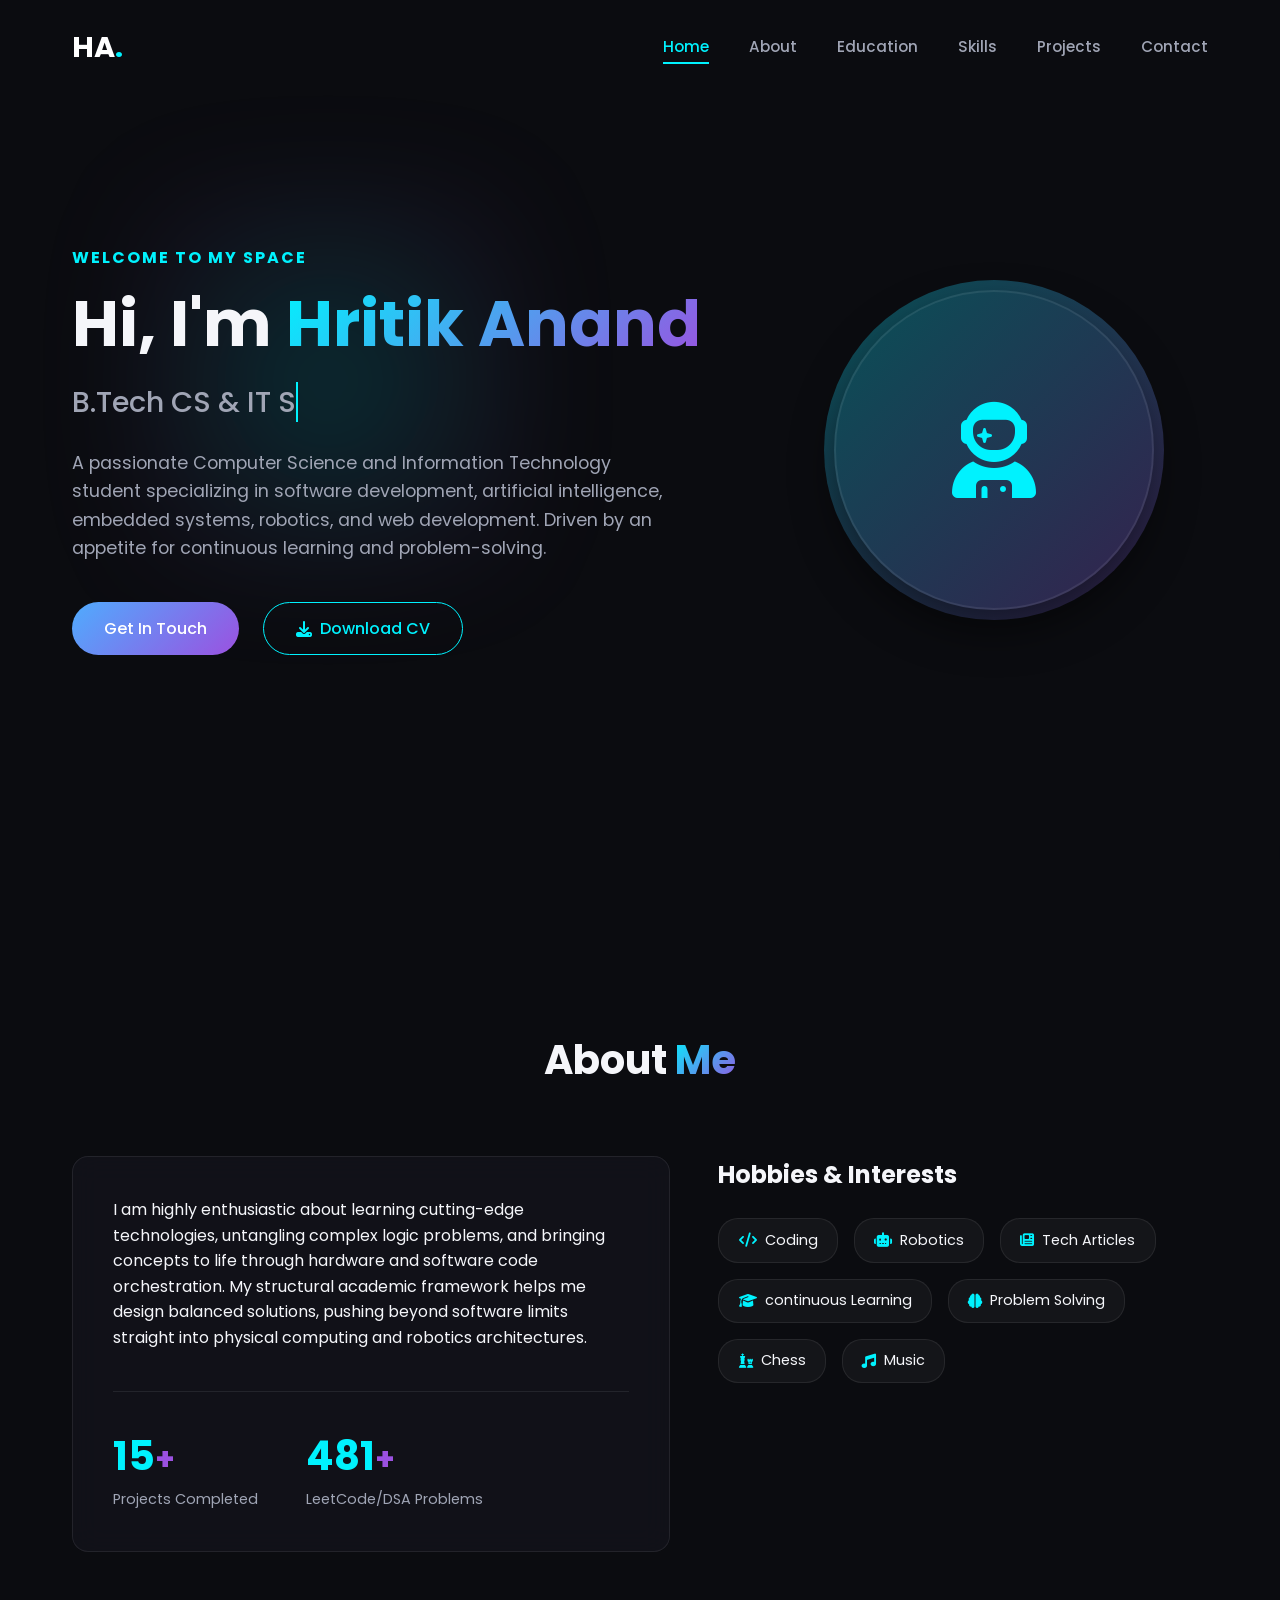
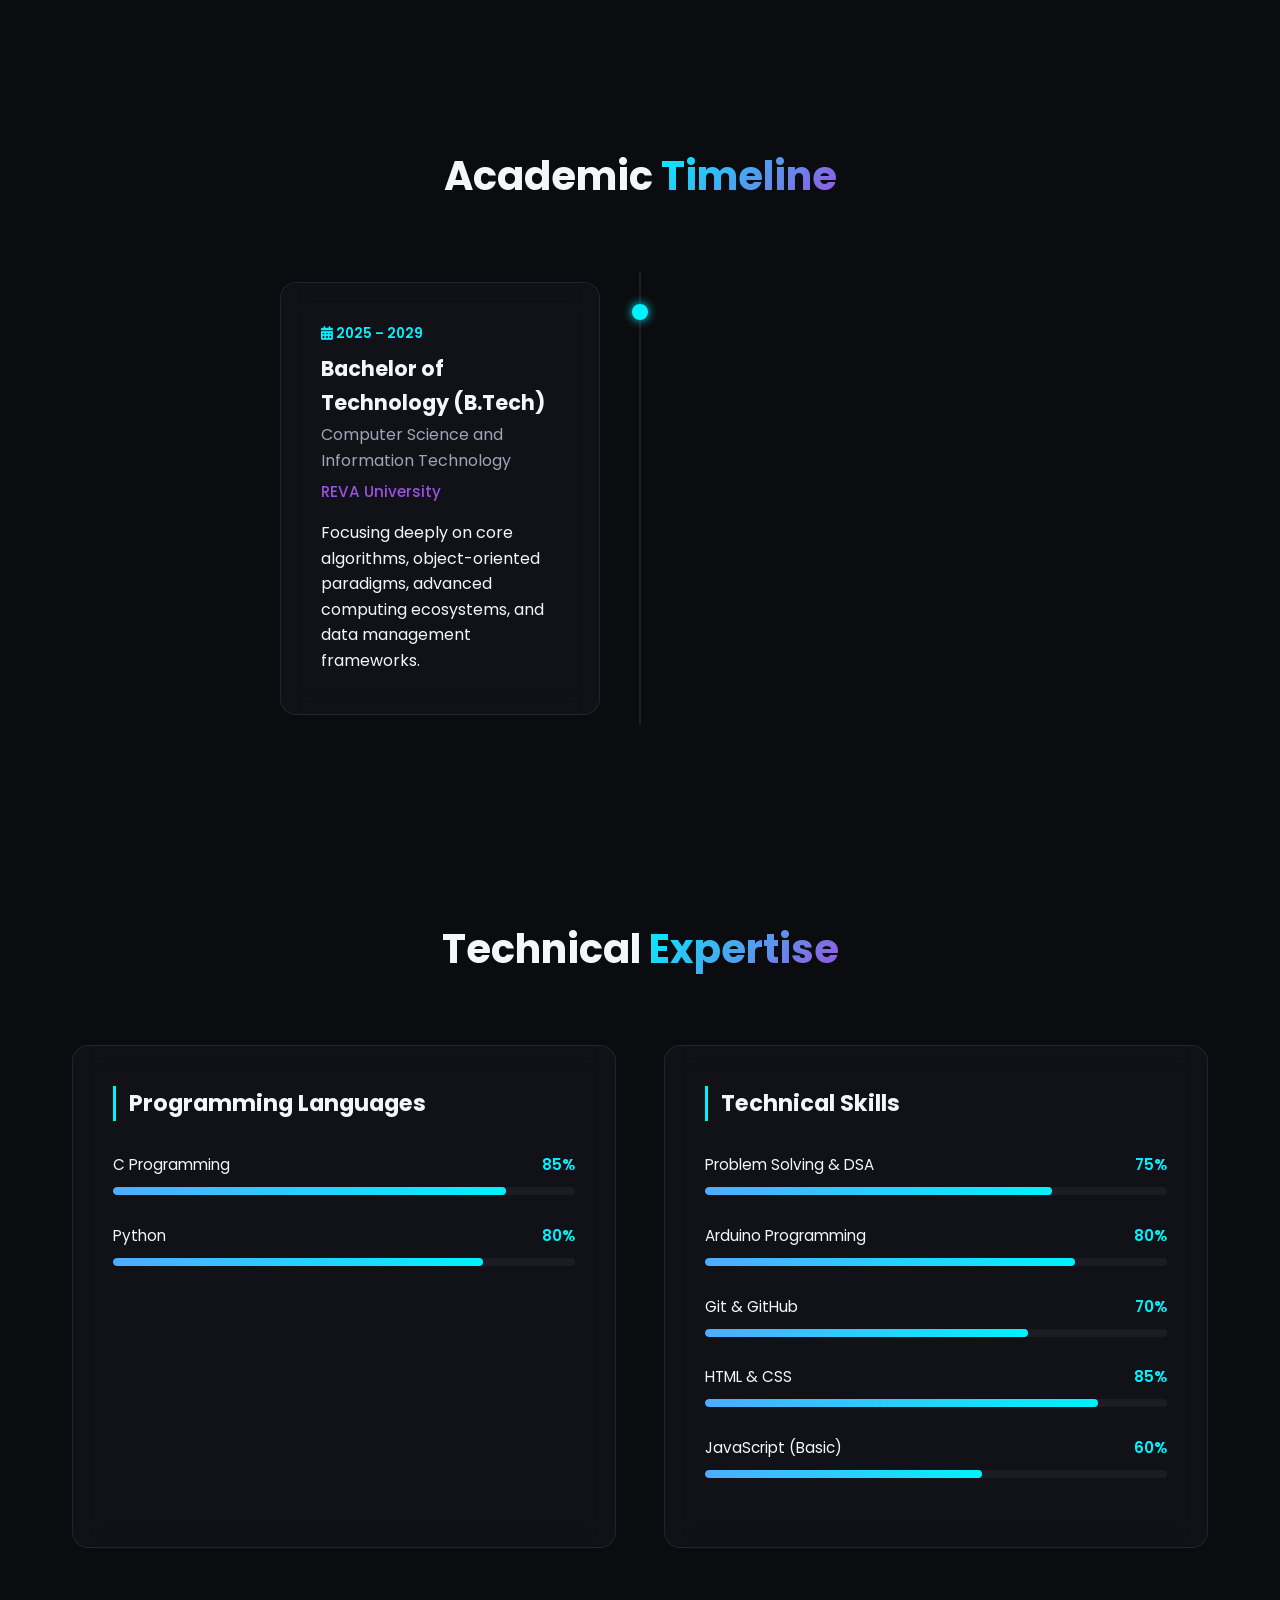
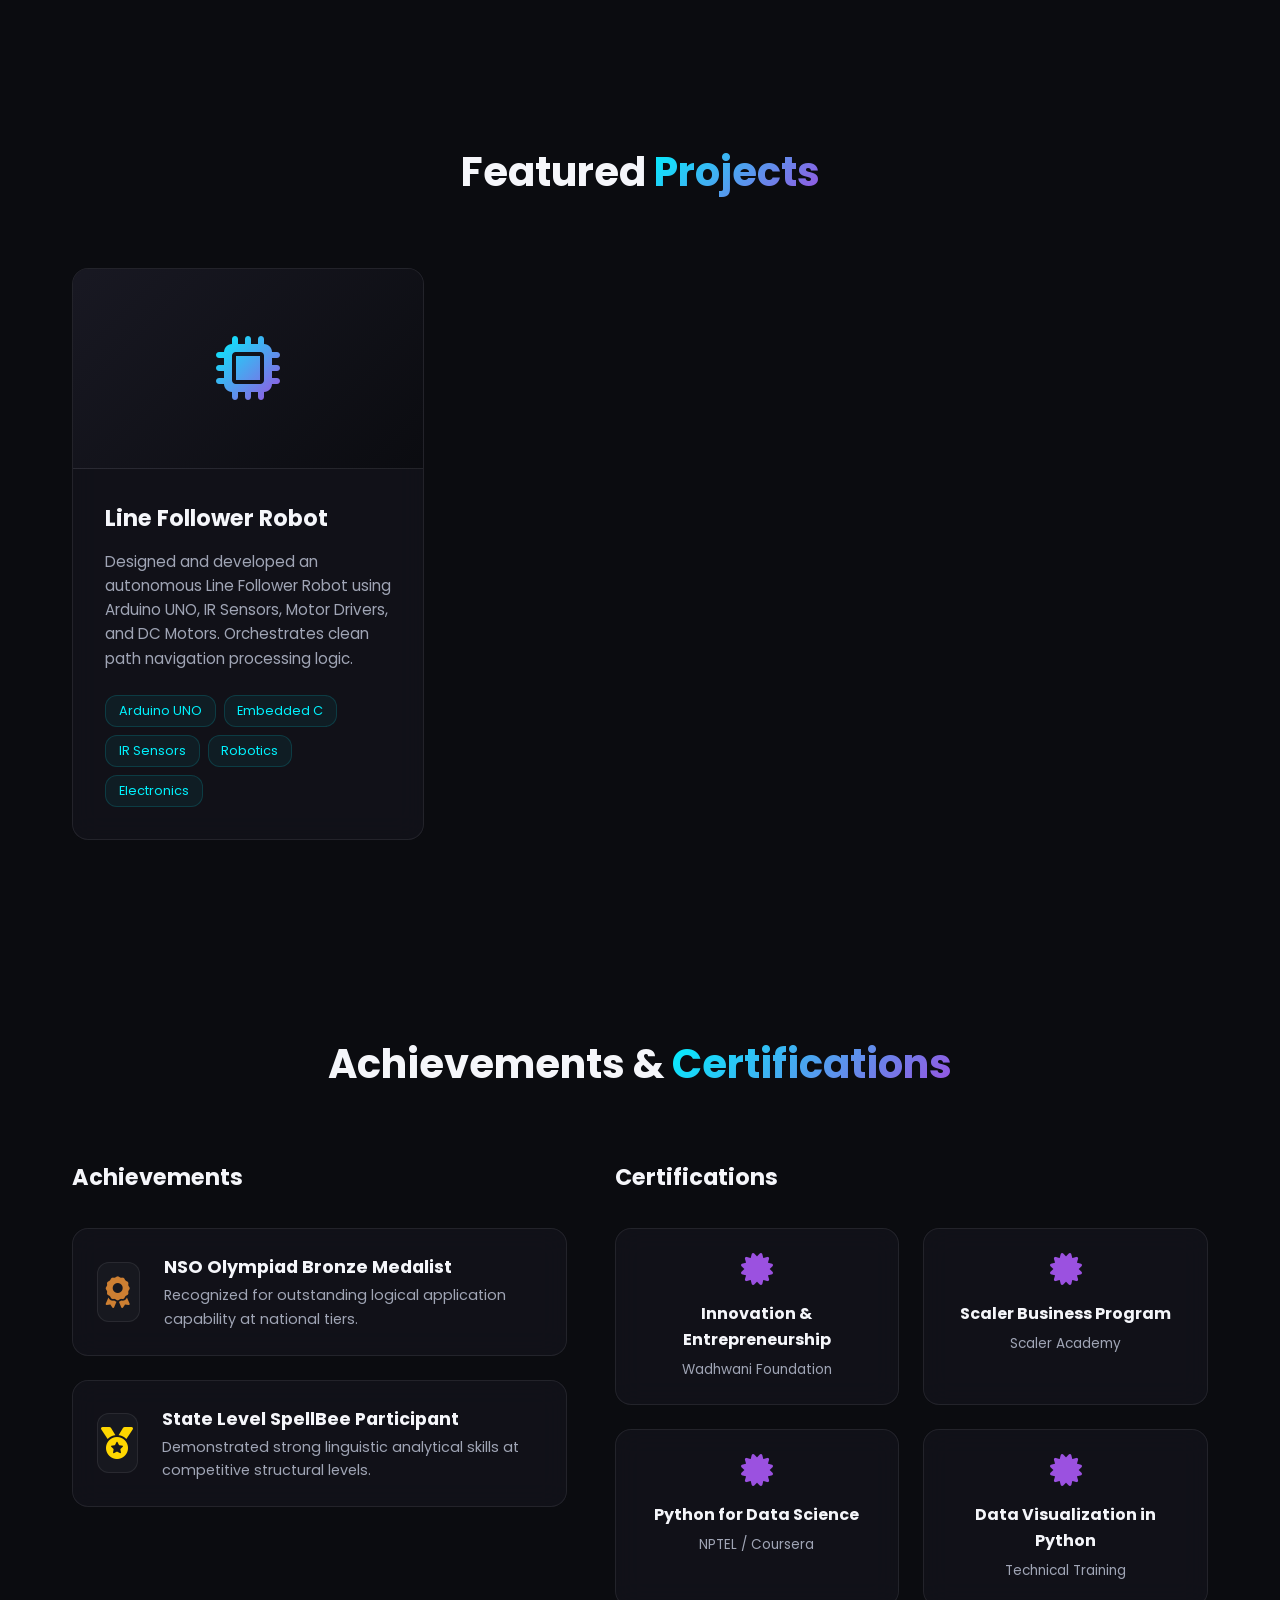
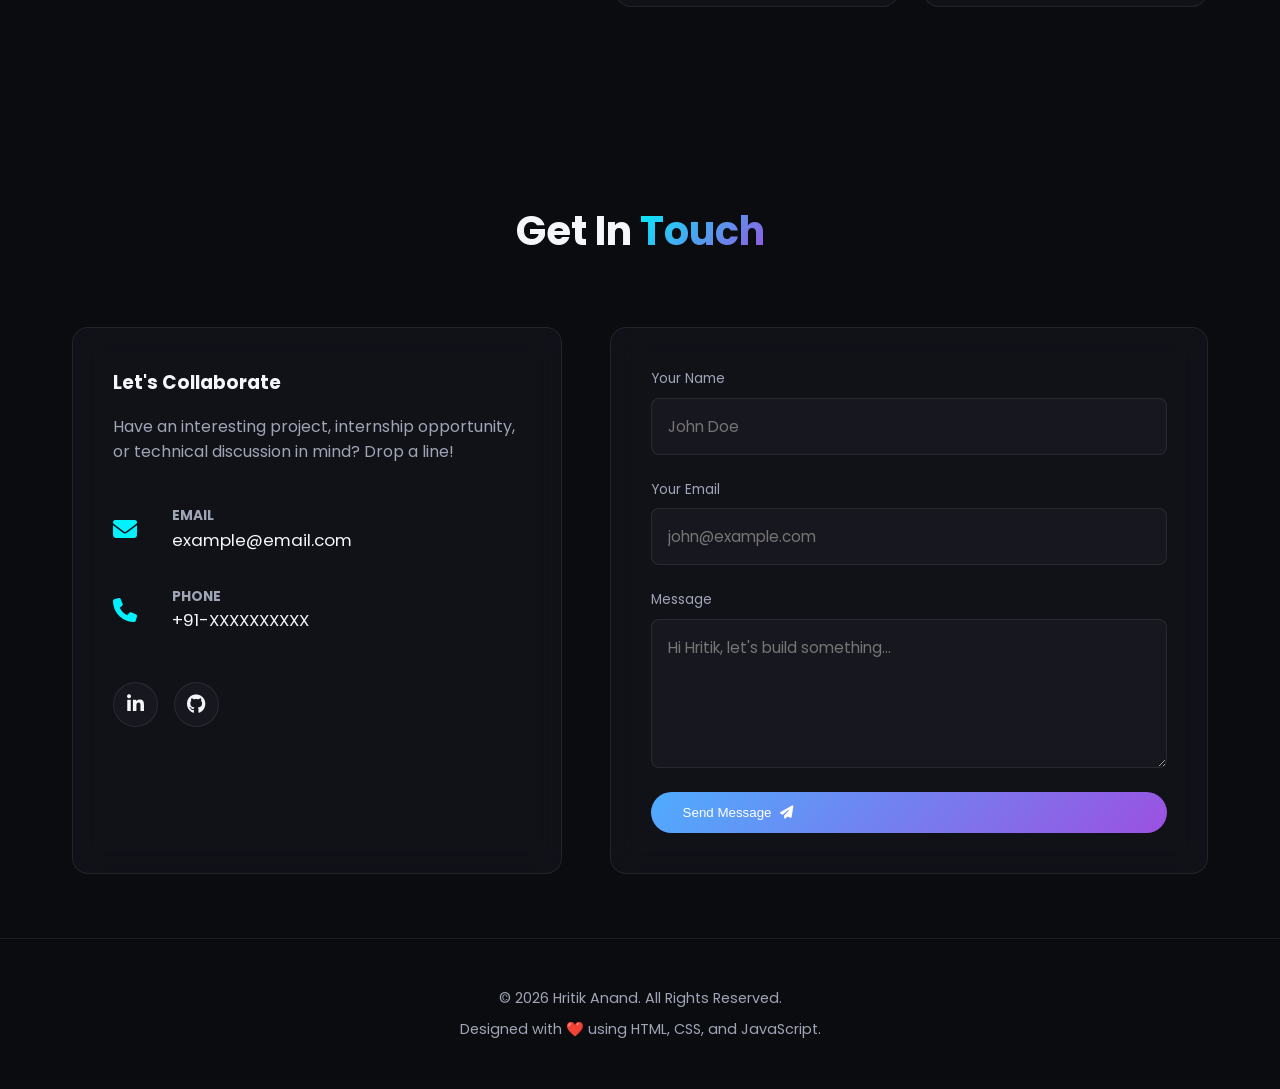
<file: index.html>
<!DOCTYPE html>
<html lang="en">
<head>
    <meta charset="UTF-8">
    <meta name="viewport" content="width=device-width, initial-scale=1.0">
    <meta name="description" content="Portfolio of Hritik Anand - B.Tech CS & IT Student, Aspiring Software Developer, and Programmer.">
    <title>Hritik Anand | Portfolio</title>
    <link rel="preconnect" href="https://fonts.googleapis.com">
    <link rel="preconnect" href="https://fonts.gstatic.com" crossorigin>
    <link href="https://fonts.googleapis.com/css2?family=Poppins:wght@300;400;500;600;700&display=swap" rel="stylesheet">
    <link rel="stylesheet" href="https://cdnjs.cloudflare.com/ajax/libs/font-awesome/6.4.0/css/all.min.css">
    <link rel="stylesheet" href="style.css">
</head>
<body>

    <div id="loader">
        <div class="spinner"></div>
    </div>

    <header class="navbar">
        <div class="nav-container">
            <a href="#home" class="logo">HA<span>.</span></a>
            <nav class="nav-menu">
                <a href="#home" class="nav-link active">Home</a>
                <a href="#about" class="nav-link">About</a>
                <a href="#education" class="nav-link">Education</a>
                <a href="#skills" class="nav-link">Skills</a>
                <a href="#projects" class="nav-link">Projects</a>
                <a href="#contact" class="nav-link">Contact</a>
            </nav>
            <div class="hamburger">
                <span class="bar"></span>
                <span class="bar"></span>
                <span class="bar"></span>
            </div>
        </div>
    </header>

    <section id="home" class="hero-section">
        <div class="hero-bg-glow"></div>
        <div class="container hero-container">
            <div class="hero-content reveal">
                <h2 class="welcome-tag">Welcome to my space</h2>
                <h1>Hi, I'm <span class="gradient-text">Hritik Anand</span></h1>
                <h3 class="typing-text-container">
                    <span class="typing-text" data-words='["B.Tech CS & IT Student", "Aspiring Software Developer", "Python & C Programmer"]'></span><span class="cursor">&nbsp;</span>
                </h3>
                <p class="hero-summary">
                    A passionate Computer Science and Information Technology student specializing in software development, artificial intelligence, embedded systems, robotics, and web development. Driven by an appetite for continuous learning and problem-solving.
                </p>
                <div class="hero-cta">
                    <a href="#contact" class="btn btn-primary">Get In Touch</a>
                    <a href="#" class="btn btn-secondary" download><i class="fa-solid fa-download"></i> Download CV</a>
                </div>
            </div>
            <div class="hero-avatar-box reveal">
                <div class="avatar-glow-ring"></div>
                <div class="avatar-placeholder">
                    <i class="fa-solid fa-user-astronaut"></i>
                </div>
            </div>
        </div>
    </section>

    <section id="about" class="about-section section">
        <div class="container">
            <h2 class="section-title reveal">About <span class="gradient-text">Me</span></h2>
            <div class="about-grid reveal">
                <div class="about-card glass-card">
                    <p>
                        I am highly enthusiastic about learning cutting-edge technologies, untangling complex logic problems, and bringing concepts to life through hardware and software code orchestration. My structural academic framework helps me design balanced solutions, pushing beyond software limits straight into physical computing and robotics architectures.
                    </p>
                    <div class="counter-container">
                        <div class="counter-box">
                            <span class="counter-number" data-target="15">0</span><span class="counter-plus">+</span>
                            <p class="counter-label">Projects Completed</p>
                        </div>
                        <div class="counter-box">
                            <span class="counter-number" data-target="500">0</span><span class="counter-plus">+</span>
                            <p class="counter-label">LeetCode/DSA Problems</p>
                        </div>
                    </div>
                </div>
                
                <div class="hobbies-wrapper">
                    <h3>Hobbies & Interests</h3>
                    <div class="hobbies-grid">
                        <div class="hobby-tag"><i class="fa-solid fa-code"></i> Coding</div>
                        <div class="hobby-tag"><i class="fa-solid fa-robot"></i> Robotics</div>
                        <div class="hobby-tag"><i class="fa-solid fa-newspaper"></i> Tech Articles</div>
                        <div class="hobby-tag"><i class="fa-solid fa-graduation-cap"></i> continuous Learning</div>
                        <div class="hobby-tag"><i class="fa-solid fa-brain"></i> Problem Solving</div>
                        <div class="hobby-tag"><i class="fa-solid fa-chess"></i> Chess</div>
                        <div class="hobby-tag"><i class="fa-solid fa-music"></i> Music</div>
                    </div>
                </div>
            </div>
        </div>
    </section>

    <section id="education" class="education-section section">
        <div class="container">
            <h2 class="section-title reveal">Academic <span class="gradient-text">Timeline</span></h2>
            <div class="timeline reveal">
                <div class="timeline-item left">
                    <div class="timeline-dot"></div>
                    <div class="timeline-content glass-card">
                        <span class="timeline-date"><i class="fa-solid fa-calendar-days"></i> 2025 – 2029</span>
                        <h3>Bachelor of Technology (B.Tech)</h3>
                        <h4>Computer Science and Information Technology</h4>
                        <p class="institution">REVA University</p>
                        <p>Focusing deeply on core algorithms, object-oriented paradigms, advanced computing ecosystems, and data management frameworks.</p>
                    </div>
                </div>
            </div>
        </div>
    </section>

    <section id="skills" class="skills-section section">
        <div class="container">
            <h2 class="section-title reveal">Technical <span class="gradient-text">Expertise</span></h2>
            <div class="skills-grid reveal">
                <div class="skills-column glass-card">
                    <h3>Programming Languages</h3>
                    <div class="skill-bar-wrapper">
                        <div class="skill-info"><span>C Programming</span><span class="skill-percent">85%</span></div>
                        <div class="skill-progress-bg"><div class="skill-progress" data-width="85%"></div></div>
                    </div>
                    <div class="skill-bar-wrapper">
                        <div class="skill-info"><span>Python</span><span class="skill-percent">80%</span></div>
                        <div class="skill-progress-bg"><div class="skill-progress" data-width="80%"></div></div>
                    </div>
                </div>

                <div class="skills-column glass-card">
                    <h3>Technical Skills</h3>
                    <div class="skill-bar-wrapper">
                        <div class="skill-info"><span>Problem Solving & DSA</span><span class="skill-percent">75%</span></div>
                        <div class="skill-progress-bg"><div class="skill-progress" data-width="75%"></div></div>
                    </div>
                    <div class="skill-bar-wrapper">
                        <div class="skill-info"><span>Arduino Programming</span><span class="skill-percent">80%</span></div>
                        <div class="skill-progress-bg"><div class="skill-progress" data-width="80%"></div></div>
                    </div>
                    <div class="skill-bar-wrapper">
                        <div class="skill-info"><span>Git & GitHub</span><span class="skill-percent">70%</span></div>
                        <div class="skill-progress-bg"><div class="skill-progress" data-width="70%"></div></div>
                    </div>
                    <div class="skill-bar-wrapper">
                        <div class="skill-info"><span>HTML & CSS</span><span class="skill-percent">85%</span></div>
                        <div class="skill-progress-bg"><div class="skill-progress" data-width="85%"></div></div>
                    </div>
                    <div class="skill-bar-wrapper">
                        <div class="skill-info"><span>JavaScript (Basic)</span><span class="skill-percent">60%</span></div>
                        <div class="skill-progress-bg"><div class="skill-progress" data-width="60%"></div></div>
                    </div>
                </div>
            </div>
        </div>
    </section>

    <section id="projects" class="projects-section section">
        <div class="container">
            <h2 class="section-title reveal">Featured <span class="gradient-text">Projects</span></h2>
            <div class="projects-grid reveal">
                <div class="project-card glass-card">
                    <div class="project-img-placeholder">
                        <i class="fa-solid fa-microchip project-icon"></i>
                    </div>
                    <div class="project-info-content">
                        <h3>Line Follower Robot</h3>
                        <p>Designed and developed an autonomous Line Follower Robot using Arduino UNO, IR Sensors, Motor Drivers, and DC Motors. Orchestrates clean path navigation processing logic.</p>
                        <div class="project-tech-tags">
                            <span>Arduino UNO</span>
                            <span>Embedded C</span>
                            <span>IR Sensors</span>
                            <span>Robotics</span>
                            <span>Electronics</span>
                        </div>
                    </div>
                </div>
            </div>
        </div>
    </section>

    <section id="recognition" class="recognition-section section">
        <div class="container">
            <h2 class="section-title reveal">Achievements & <span class="gradient-text">Certifications</span></h2>
            <div class="rec-grid reveal">
                <div class="rec-column">
                    <h3>Achievements</h3>
                    <div class="rec-card glass-card">
                        <div class="rec-icon-box"><i class="fa-solid fa-award bronze"></i></div>
                        <div class="rec-text">
                            <h4>NSO Olympiad Bronze Medalist</h4>
                            <p>Recognized for outstanding logical application capability at national tiers.</p>
                        </div>
                    </div>
                    <div class="rec-card glass-card">
                        <div class="rec-icon-box"><i class="fa-solid fa-medal gold"></i></div>
                        <div class="rec-text">
                            <h4>State Level SpellBee Participant</h4>
                            <p>Demonstrated strong linguistic analytical skills at competitive structural levels.</p>
                        </div>
                    </div>
                </div>

                <div class="rec-column">
                    <h3>Certifications</h3>
                    <div class="cert-grid">
                        <div class="cert-card glass-card">
                            <i class="fa-solid fa-certificate cert-icon"></i>
                            <h4>Innovation & Entrepreneurship</h4>
                            <p>Wadhwani Foundation</p>
                        </div>
                        <div class="cert-card glass-card">
                            <i class="fa-solid fa-certificate cert-icon"></i>
                            <h4>Scaler Business Program</h4>
                            <p>Scaler Academy</p>
                        </div>
                        <div class="cert-card glass-card">
                            <i class="fa-solid fa-certificate cert-icon"></i>
                            <h4>Python for Data Science</h4>
                            <p>NPTEL / Coursera</p>
                        </div>
                        <div class="cert-card glass-card">
                            <i class="fa-solid fa-certificate cert-icon"></i>
                            <h4>Data Visualization in Python</h4>
                            <p>Technical Training</p>
                        </div>
                    </div>
                </div>
            </div>
        </div>
    </section>

    <section id="contact" class="contact-section section">
        <div class="container">
            <h2 class="section-title reveal">Get In <span class="gradient-text">Touch</span></h2>
            <div class="contact-grid reveal">
                <div class="contact-info glass-card">
                    <h3>Let's Collaborate</h3>
                    <p>Have an interesting project, internship opportunity, or technical discussion in mind? Drop a line!</p>
                    
                    <div class="contact-details">
                        <div class="contact-item">
                            <i class="fa-solid fa-envelope"></i>
                            <div><h5>Email</h5><a href="mailto:example@email.com">example@email.com</a></div>
                        </div>
                        <div class="contact-item">
                            <i class="fa-solid fa-phone"></i>
                            <div><h5>Phone</h5><a href="tel:+91XXXXXXXXXX">+91-XXXXXXXXXX</a></div>
                        </div>
                    </div>

                    <div class="social-links">
                        <a href="https://www.linkedin.com/in/hritik-anand-946173363/?skipRedirect=true" target="_blank" aria-label="LinkedIn"><i class="fa-brands fa-linkedin-in"></i></a>
                        <a href="https://github.com/" target="_blank" aria-label="GitHub"><i class="fa-brands fa-github"></i></a>
                    </div>
                </div>

                <form class="contact-form glass-card" onsubmit="event.preventDefault();">
                    <div class="form-group">
                        <label for="name">Your Name</label>
                        <input type="text" id="name" required placeholder="John Doe">
                    </div>
                    <div class="form-group">
                        <label for="email">Your Email</label>
                        <input type="email" id="email" required placeholder="john@example.com">
                    </div>
                    <div class="form-group">
                        <label for="message">Message</label>
                        <textarea id="message" rows="5" required placeholder="Hi Hritik, let's build something..."></textarea>
                    </div>
                    <button type="submit" class="btn btn-primary form-submit-btn">Send Message <i class="fa-solid fa-paper-plane"></i></button>
                </form>
            </div>
        </div>
    </section>

    <footer>
        <p>&copy; 2026 Hritik Anand. All Rights Reserved.</p>
        <p>Designed with ❤️ using HTML, CSS, and JavaScript.</p>
    </footer>

    <button id="scrollToTopBtn" aria-label="Scroll to top"><i class="fa-solid fa-arrow-up"></i></button>

    <script src="script.js"></script>
</body>
</html>
</file>
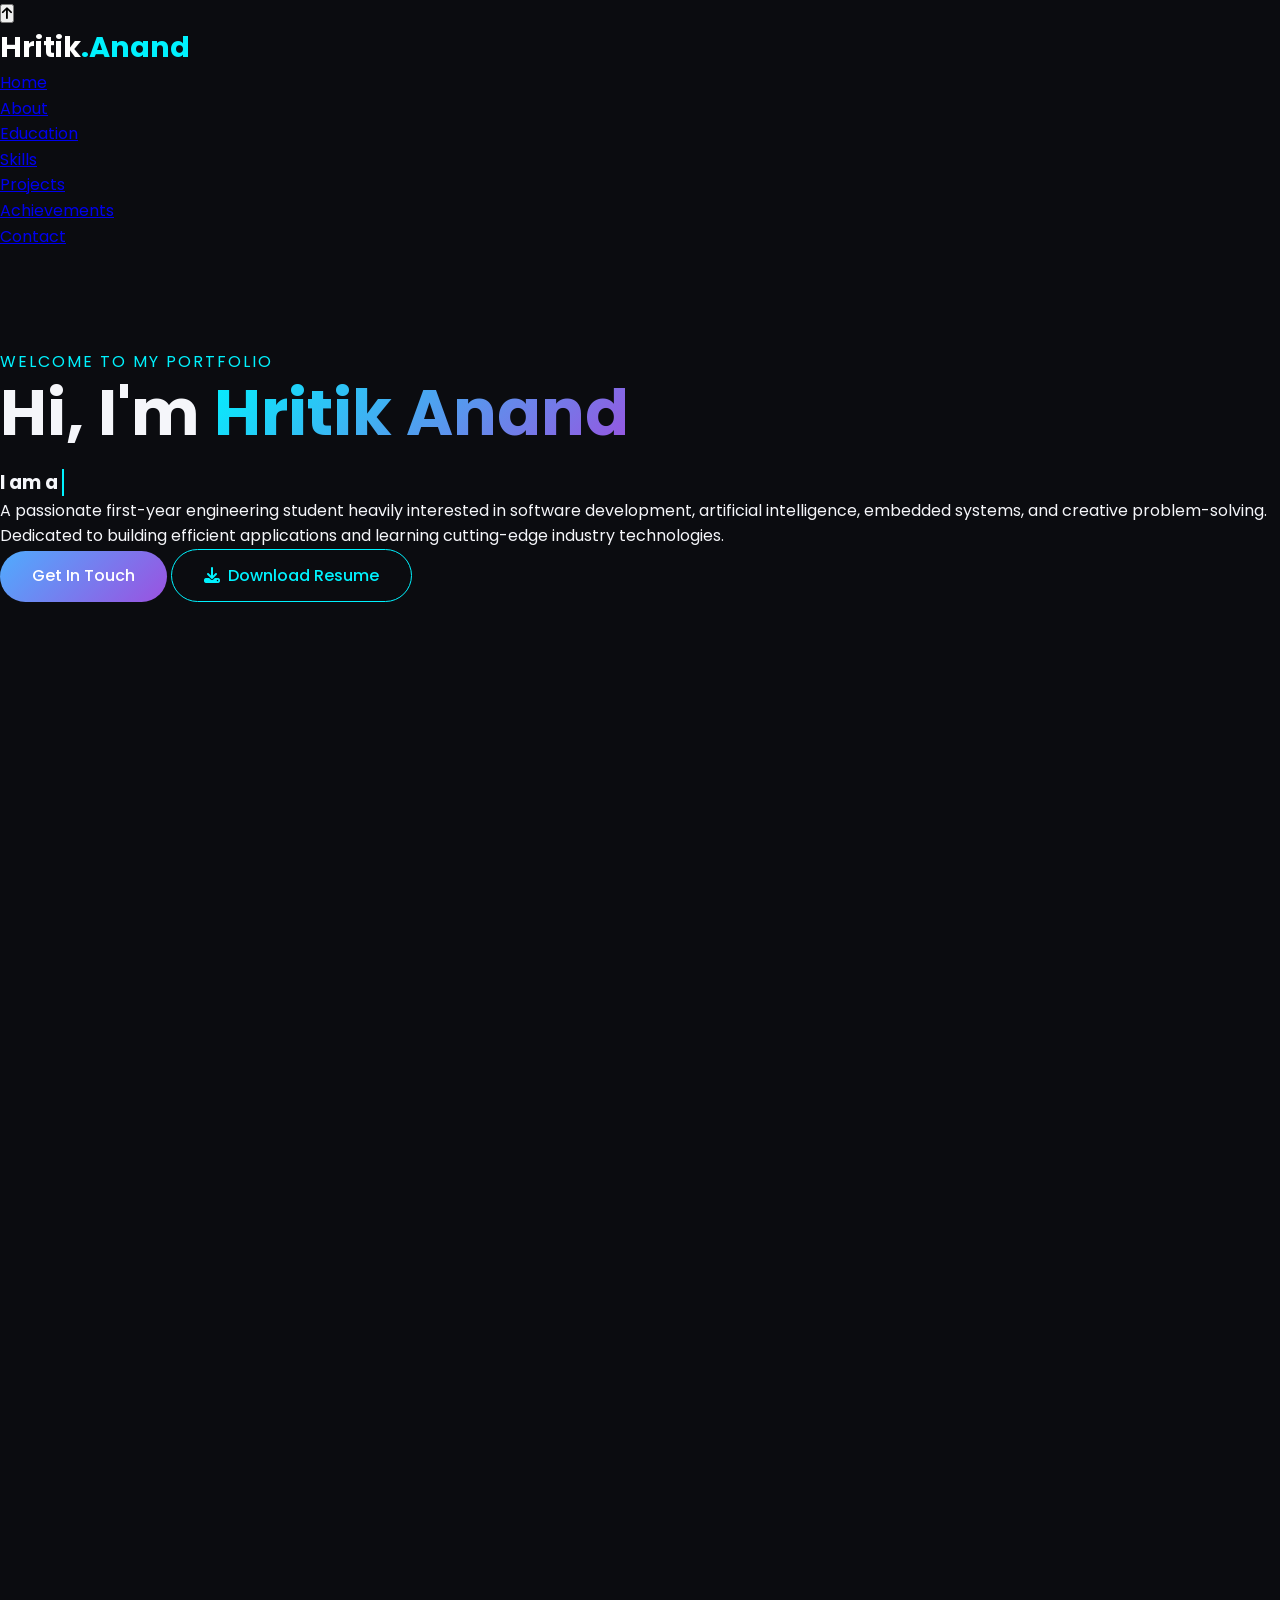
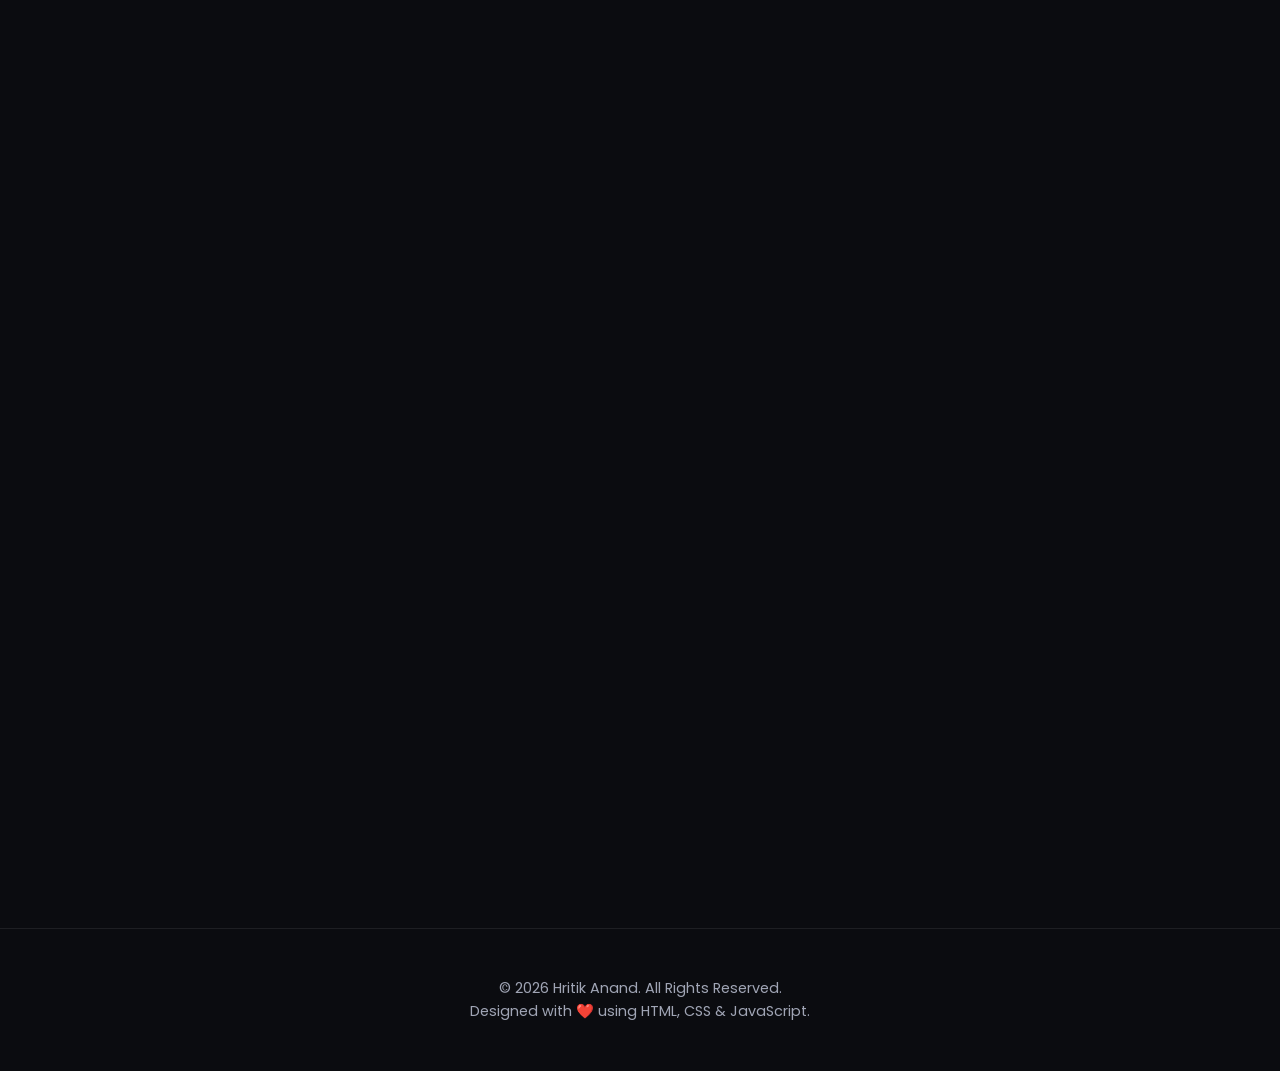
<file: PROFILE.html>
<!DOCTYPE html>
<html lang="en">
<head>
    <meta charset="UTF-8">
    <meta name="viewport" content="width=device-width, initial-scale=1.0">
    <meta name="description" content="Portfolio of Hritik Anand - B.Tech Computer Science & Information Technology Student & Aspiring Software Developer.">
    <title>Hritik Anand | Portfolio</title>
    <link rel="preconnect" href="https://fonts.googleapis.com">
    <link rel="preconnect" href="https://fonts.gstatic.com" crossorigin>
    <link href="https://fonts.googleapis.com/css2?family=Poppins:wght@300;400;500;600;700&display=swap" rel="stylesheet">
    <link rel="stylesheet" href="https://cdnjs.cloudflare.com/ajax/libs/font-awesome/6.4.0/css/all.min.css">
    <link rel="stylesheet" href="style.css">
</head>
<body>

    <div id="preloader">
        <div class="loader">
            <span></span>
            <span></span>
        </div>
    </div>

    <button id="scrollTopBtn" title="Go to top"><i class="fas fa-arrow-up"></i></button>

    <header>
        <nav class="navbar">
            <a href="#home" class="logo">Hritik<span>.Anand</span></a>
            <ul class="nav-links">
                <li><a href="#home" class="active">Home</a></li>
                <li><a href="#about">About</a></li>
                <li><a href="#education">Education</a></li>
                <li><a href="#skills">Skills</a></li>
                <li><a href="#projects">Projects</a></li>
                <li><a href="#achievements">Achievements</a></li>
                <li><a href="#contact">Contact</a></li>
            </ul>
            <div class="hamburger">
                <span class="bar"></span>
                <span class="bar"></span>
                <span class="bar"></span>
            </div>
        </nav>
    </header>

    <main>
        <section id="home" class="hero-section">
            <div class="hero-content text-reveal">
                <span class="welcome-tag">Welcome to my Portfolio</span>
                <h1>Hi, I'm <span class="gradient-text">Hritik Anand</span></h1>
                <h3 class="typing-container">I am a <span id="typing-text"></span><span class="cursor">&nbsp;</span></h3>
                <p class="hero-intro">
                    A passionate first-year engineering student heavily interested in software development, artificial intelligence, embedded systems, and creative problem-solving. Dedicated to building efficient applications and learning cutting-edge industry technologies.
                </p>
                <div class="hero-btns">
                    <a href="#contact" class="btn btn-primary">Get In Touch</a>
                    <a href="#" class="btn btn-secondary" download><i class="fas fa-download"></i> Download Resume</a>
                </div>
            </div>
            <div class="hero-glow"></div>
        </section>

        <section id="about" class="about-section reveal">
            <h2 class="section-title">About <span class="gradient-text">Me</span></h2>
            <div class="about-container">
                <div class="about-text">
                    <p>
                        I am currently pursuing my Bachelor of Technology (B.Tech) in Computer Science and Information Technology. My academic journey is fueled by a profound curiosity about how complex software ecosystems operate and scale. I am actively expanding my skillset by continuously learning modern programming languages, web development frameworks, and data science concepts. 
                    </p>
                    <p>
                        Beyond traditional software, I enjoy experimenting with hardware-software integrations through Arduino-based automation and robotics projects. I thrive on breaking down complex challenges into logical, step-by-step programmatic solutions.
                    </p>
                </div>
                
                <div class="stats-grid">
                    <div class="stat-card glass-card">
                        <i class="fas fa-code-branch stat-icon"></i>
                        <h3 class="counter" data-target="6">0</h3>
                        <p>Skills Mastered</p>
                    </div>
                    <div class="stat-card glass-card">
                        <i class="fas fa-project-diagram stat-icon"></i>
                        <h3 class="counter" data-target="1">0</h3>
                        <p>Projects Built</p>
                    </div>
                    <div class="stat-card glass-card">
                        <i class="fas fa-certificate stat-icon"></i>
                        <h3 class="counter" data-target="4">0</h3>
                        <p>Certifications</p>
                    </div>
                    <div class="stat-card glass-card">
                        <i class="fas fa-trophy stat-icon"></i>
                        <h3 class="counter" data-target="2">0</h3>
                        <p>Key Awards</p>
                    </div>
                </div>
            </div>
        </section>

        <section id="education" class="education-section reveal">
            <h2 class="section-title">My <span class="gradient-text">Education</span></h2>
            <div class="timeline">
                <div class="timeline-item left">
                    <div class="timeline-dot"></div>
                    <div class="timeline-content glass-card">
                        <span class="timeline-date"><i class="far fa-calendar-alt"></i> 2025 – 2029</span>
                        <h3>Bachelor of Technology (B.Tech)</h3>
                        <h4>Computer Science and Information Technology</h4>
                        <p class="university"><i class="fas fa-university"></i> REVA University</p>
                        <p>Acquiring fundamental knowledge in computing paradigms, discrete structures, algorithmic logic, and modern object-oriented software engineering frameworks.</p>
                    </div>
                </div>
            </div>
        </section>

        <section id="skills" class="skills-section reveal">
            <h2 class="section-title">Programming <span class="gradient-text">Skills</span></h2>
            <div class="skills-container glass-card">
                <div class="skill-box">
                    <div class="skill-info">
                        <span><i class="fab fa-js text-accent"></i> C Programming</span>
                        <span class="skill-percentage">85%</span>
                    </div>
                    <div class="skill-bar-container">
                        <div class="skill-bar" data-progress="85%"></div>
                    </div>
                </div>

                <div class="skill-box">
                    <div class="skill-info">
                        <span><i class="fab fa-python text-accent"></i> Python</span>
                        <span class="skill-percentage">80%</span>
                    </div>
                    <div class="skill-bar-container">
                        <div class="skill-bar" data-progress="80%"></div>
                    </div>
                </div>

                <div class="skill-box">
                    <div class="skill-info">
                        <span><i class="fab fa-html5 text-accent"></i> HTML</span>
                        <span class="skill-percentage">90%</span>
                    </div>
                    <div class="skill-bar-container">
                        <div class="skill-bar" data-progress="90%"></div>
                    </div>
                </div>

                <div class="skill-box">
                    <div class="skill-info">
                        <span><i class="fab fa-css3-alt text-accent"></i> CSS</span>
                        <span class="skill-percentage">75%</span>
                    </div>
                    <div class="skill-bar-container">
                        <div class="skill-bar" data-progress="75%"></div>
                    </div>
                </div>

                <div class="skill-box">
                    <div class="skill-info">
                        <span><i class="fab fa-js-square text-accent"></i> JavaScript (Basic)</span>
                        <span class="skill-percentage">60%</span>
                    </div>
                    <div class="skill-bar-container">
                        <div class="skill-bar" data-progress="60%"></div>
                    </div>
                </div>

                <div class="skill-box">
                    <div class="skill-info">
                        <span><i class="fab fa-github text-accent"></i> Git & GitHub</span>
                        <span class="skill-percentage">70%</span>
                    </div>
                    <div class="skill-bar-container">
                        <div class="skill-bar" data-progress="70%"></div>
                    </div>
                </div>
            </div>
        </section>

        <section id="projects" class="projects-section reveal">
            <h2 class="section-title">Featured <span class="gradient-text">Projects</span></h2>
            <div class="projects-grid">
                <div class="project-card glass-card">
                    <div class="project-icon-wrapper">
                        <i class="fas fa-robot"></i>
                    </div>
                    <h3>Line Follower Robot</h3>
                    <p class="project-description">
                        Designed and developed an autonomous line follower robot using Arduino UNO, IR sensors, a L298N motor driver, and DC motors. The system processes real-time sensor inputs to detect contrasting path colors and execute precision differential steering maneuvers.
                    </p>
                    <div class="project-tech">
                        <span>Arduino UNO</span>
                        <span>Embedded C</span>
                        <span>IR Sensors</span>
                        <span>Motor Driver</span>
                        <span>Robotics</span>
                    </div>
                </div>
            </div>
        </section>

        <section id="achievements" class="achievements-section reveal">
            <h2 class="section-title">Achievements & <span class="gradient-text">Certifications</span></h2>
            
            <h3 class="sub-section-title"><i class="fas fa-award"></i> Key Achievements</h3>
            <div class="achievements-grid">
                <div class="achieve-card glass-card">
                    <div class="achieve-icon"><i class="fas fa-medal"></i></div>
                    <div>
                        <h4>NSO Olympiad Bronze Medalist</h4>
                        <p>Recognized for critical parsing capability and academic excellence in foundational scientific concepts at the National Science Olympiad.</p>
                    </div>
                </div>
                <div class="achieve-card glass-card">
                    <div class="achieve-icon"><i class="fas fa-spell-check"></i></div>
                    <div>
                        <h4>State Level SpellBee Participant</h4>
                        <p>Competed alongside premier verbal candidates across the state, evaluating advanced vocabulary, memory recall, and linguistic skills.</p>
                    </div>
                </div>
            </div>

            <h3 class="sub-section-title"><i class="fas fa-certificate"></i> Professional Certifications</h3>
            <div class="certifications-grid">
                <div class="cert-card glass-card">
                    <i class="fas fa-lightbulb cert-icon"></i>
                    <h4>Innovation and Entrepreneurship</h4>
                    <p class="cert-issuer">Wadhwani Foundation</p>
                </div>
                <div class="cert-card glass-card">
                    <i class="fas fa-briefcase cert-icon"></i>
                    <h4>Scaler Business Program</h4>
                    <p class="cert-issuer">Scaler</p>
                </div>
                <div class="cert-card glass-card">
                    <i class="fab fa-python cert-icon"></i>
                    <h4>Python for Data Science</h4>
                    <p class="cert-issuer">Cognitive Class / Industry</p>
                </div>
                <div class="cert-card glass-card">
                    <i class="fas fa-chart-bar cert-icon"></i>
                    <h4>Data Visualization in Python</h4>
                    <p class="cert-issuer">Cognitive Class / Industry</p>
                </div>
            </div>
        </section>

        <section id="hobbies" class="hobbies-section reveal">
            <h2 class="section-title">My <span class="gradient-text">Hobbies</span></h2>
            <div class="hobbies-grid">
                <div class="hobby-item glass-card">
                    <i class="fas fa-laptop-code"></i>
                    <span>Coding</span>
                </div>
                <div class="hobby-item glass-card">
                    <i class="fas fa-microchip"></i>
                    <span>Robotics</span>
                </div>
                <div class="hobby-item glass-card">
                    <i class="fas fa-rocket"></i>
                    <span>Learning Tech</span>
                </div>
                <div class="hobby-item glass-card">
                    <i class="fas fa-rss"></i>
                    <span>Tech Blogs</span>
                </div>
                <div class="hobby-item glass-card">
                    <i class="fas fa-chess"></i>
                    <span>Playing Chess</span>
                </div>
                <div class="hobby-item glass-card">
                    <i class="fas fa-headphones"></i>
                    <span>Music</span>
                </div>
            </div>
        </section>

        <section id="contact" class="contact-section reveal">
            <h2 class="section-title">Contact <span class="gradient-text">Me</span></h2>
            <div class="contact-container">
                <div class="contact-info glass-card">
                    <h3>Let's Connect!</h3>
                    <p>I am always open to exploring collaborative open-source projects, internship ecosystems, or structural engineering deep dives.</p>
                    
                    <div class="info-details">
                        <div class="info-item">
                            <i class="fas fa-user text-gradient"></i>
                            <div>
                                <span>Name</span>
                                <p>Hritik Anand</p>
                            </div>
                        </div>
                        <div class="info-item">
                            <i class="fas fa-envelope text-gradient"></i>
                            <div>
                                <span>Email</span>
                                <p><a href="mailto:example@email.com">example@email.com</a></p>
                            </div>
                        </div>
                        <div class="info-item">
                            <i class="fas fa-phone text-gradient"></i>
                            <div>
                                <span>Phone</span>
                                <p><a href="tel:+91XXXXXXXXXX">+91-XXXXXXXXXX</a></p>
                            </div>
                        </div>
                    </div>

                    <div class="social-links">
                        <a href="https://www.linkedin.com/in/hritik-anand-946173363/?skipRedirect=true" target="_blank" aria-label="LinkedIn"><i class="fab fa-linkedin-in"></i></a>
                        <a href="https://github.com/" target="_blank" aria-label="GitHub"><i class="fab fa-github"></i></a>
                    </div>
                </div>

                <form class="contact-form glass-card" onsubmit="event.preventDefault();">
                    <h3>Send Message</h3>
                    <div class="input-group">
                        <input type="text" placeholder="Your Name" required>
                    </div>
                    <div class="input-group">
                        <input type="email" placeholder="Your Email" required>
                    </div>
                    <div class="input-group">
                        <input type="text" placeholder="Subject" required>
                    </div>
                    <div class="input-group">
                        <textarea rows="5" placeholder="Your Message Here..." required></textarea>
                    </div>
                    <button type="submit" class="btn btn-primary form-btn">Send Secure Message</button>
                </form>
            </div>
        </section>
    </main>

    <footer>
        <div class="footer-content">
            <p>&copy; 2026 Hritik Anand. All Rights Reserved.</p>
            <p class="credit">Designed with ❤️ using HTML, CSS & JavaScript.</p>
        </div>
    </footer>

    <script src="script.js"></script>
</body>
</html>
</file>
<file: style.css>
/* ==========================================
   CSS VARIABLES & GLOBAL RESETS
   ========================================== */
:root {
    --bg-dark: #0b0c10;
    --bg-card: rgba(26, 26, 36, 0.45);
    --border-glass: rgba(255, 255, 255, 0.08);
    --primary: #00f2fe;
    --secondary: #4facfe;
    --accent-purple: #9b51e0;
    --text-main: #f5f6fa;
    --text-muted: #a0a5b5;
    --font-family: 'Poppins', sans-serif;
    --transition: all 0.4s cubic-bezier(0.25, 0.8, 0.25, 1);
}

* {
    margin: 0;
    padding: 0;
    box-sizing: border-box;
}

html {
    scroll-behavior: smooth;
    font-size: 16px;
}

body {
    background-color: var(--bg-dark);
    color: var(--text-main);
    font-family: var(--font-family);
    overflow-x: hidden;
    line-height: 1.6;
}

/* Container Utility */
.container {
    width: 100%;
    max-width: 1200px;
    margin: 0 auto;
    padding: 0 2rem;
}

.section {
    padding: 8rem 0 4rem 0;
}

.gradient-text {
    background: linear-gradient(135deg, var(--primary) 0%, var(--accent-purple) 100%);
    -webkit-background-clip: text;
    -webkit-text-fill-color: transparent;
}

/* ==========================================
   LOADING ANIMATION & UTILITIES
   ========================================== */
#loader {
    position: fixed;
    top: 0; left: 0;
    width: 100vw; height: 100vh;
    background-color: var(--bg-dark);
    z-index: 9999;
    display: flex;
    align-items: center; justify-content: center;
    transition: opacity 0.5s ease, visibility 0.5s ease;
}

.spinner {
    width: 50px; height: 50px;
    border: 3px solid rgba(0, 242, 254, 0.1);
    border-radius: 50%;
    border-top-color: var(--primary);
    animation: spin 1s ease-in-out infinite;
}

@keyframes spin {
    to { transform: rotate(360deg); }
}

/* Glassmorphism Generic Definition */
.glass-card {
    background: var(--bg-card);
    backdrop-filter: blur(14px);
    -webkit-backdrop-filter: blur(14px);
    border: 1px solid var(--border-glass);
    border-radius: 16px;
    padding: 2.5rem;
    transition: var(--transition);
}

.glass-card:hover {
    border-color: rgba(0, 242, 254, 0.3);
    box-shadow: 0 15px 35px rgba(0, 242, 254, 0.05);
    transform: translateY(-5px);
}

/* Buttons */
.btn {
    display: inline-flex;
    align-items: center;
    gap: 0.5rem;
    padding: 0.8rem 2rem;
    font-weight: 500;
    border-radius: 30px;
    text-decoration: none;
    transition: var(--transition);
    cursor: pointer;
}

.btn-primary {
    background: linear-gradient(135deg, var(--secondary) 0%, var(--accent-purple) 100%);
    color: #fff;
    border: none;
}

.btn-primary:hover {
    box-shadow: 0 8px 25px rgba(155, 81, 224, 0.4);
    transform: scale(1.03);
}

.btn-secondary {
    background: transparent;
    border: 1px solid var(--primary);
    color: var(--primary);
}

.btn-secondary:hover {
    background: rgba(0, 242, 254, 0.1);
    color: #fff;
}

/* Section Title */
.section-title {
    font-size: 2.5rem;
    font-weight: 700;
    margin-bottom: 4rem;
    text-align: center;
    position: relative;
}

/* ==========================================
   NAVIGATION BAR
   ========================================== */
.navbar {
    position: fixed;
    top: 0; left: 0;
    width: 100%;
    z-index: 1000;
    transition: var(--transition);
    padding: 1.5rem 0;
}

.navbar.sticky {
    padding: 1rem 0;
    background: rgba(11, 12, 16, 0.85);
    backdrop-filter: blur(12px);
    border-bottom: 1px solid var(--border-glass);
}

.nav-container {
    display: flex;
    justify-content: space-between;
    align-items: center;
    max-width: 1200px;
    margin: 0 auto;
    padding: 0 2rem;
}

.logo {
    font-size: 1.8rem;
    font-weight: 700;
    color: #fff;
    text-decoration: none;
}

.logo span { color: var(--primary); }

.nav-menu {
    display: flex;
    gap: 2.5rem;
}

.nav-link {
    color: var(--text-muted);
    text-decoration: none;
    font-weight: 500;
    font-size: 0.95rem;
    transition: var(--transition);
    position: relative;
}

.nav-link:hover, .nav-link.active {
    color: var(--primary);
}

.nav-link::after {
    content: '';
    position: absolute;
    bottom: -5px; left: 0;
    width: 0; height: 2px;
    background: var(--primary);
    transition: var(--transition);
}

.nav-link.active::after, .nav-link:hover::after {
    width: 100%;
}

.hamburger {
    display: none;
    cursor: pointer;
}

.bar {
    display: block;
    width: 25px; height: 3px;
    margin: 5px auto;
    background-color: var(--text-main);
    transition: var(--transition);
}

/* ==========================================
   HERO SECTION
   ========================================== */
.hero-section {
    min-height: 100vh;
    display: flex;
    align-items: center;
    position: relative;
}

.hero-bg-glow {
    position: absolute;
    top: 20%; left: 10%;
    width: 400px; height: 400px;
    background: radial-gradient(circle, rgba(0,242,254,0.15) 0%, rgba(155,81,224,0.05) 70%, transparent 100%);
    filter: blur(50px);
    z-index: -1;
}

.hero-container {
    display: grid;
    grid-template-columns: 1.2fr 0.8fr;
    gap: 4rem;
    align-items: center;
}

.welcome-tag {
    font-size: 1rem;
    color: var(--primary);
    text-transform: uppercase;
    letter-spacing: 2px;
    margin-bottom: 1rem;
}

.hero-content h1 {
    font-size: 4rem;
    font-weight: 700;
    line-height: 1.2;
    margin-bottom: 1rem;
}

.typing-text-container {
    font-size: 1.8rem;
    font-weight: 500;
    color: var(--text-muted);
    margin-bottom: 1.5rem;
    min-height: 40px;
}

.cursor {
    animation: blink 0.7s infinite;
    border-left: 2px solid var(--primary);
}

@keyframes blink {
    0%, 100% { border-color: transparent; }
    50% { border-color: var(--primary); }
}

.hero-summary {
    color: var(--text-muted);
    margin-bottom: 2.5rem;
    font-size: 1.1rem;
    max-width: 600px;
}

.hero-cta {
    display: flex;
    gap: 1.5rem;
}

/* Avatar / Placeholder Container */
.hero-avatar-box {
    position: relative;
    justify-self: center;
}

.avatar-placeholder {
    width: 320px; height: 320px;
    background: radial-gradient(135deg, rgba(26,26,36,0.8), rgba(11,12,16,0.9));
    border: 2px solid var(--border-glass);
    border-radius: 50%;
    display: flex;
    align-items: center; justify-content: center;
    font-size: 6rem;
    color: var(--primary);
    box-shadow: 0 20px 40px rgba(0,0,0,0.5);
}

.avatar-glow-ring {
    position: absolute;
    top: -10px; left: -10px; right: -10px; bottom: -10px;
    border-radius: 50%;
    background: linear-gradient(135deg, var(--primary), var(--accent-purple));
    z-index: -1;
    opacity: 0.3;
    animation: pulse 4s infinite linear;
}

@keyframes pulse {
    0%, 100% { transform: scale(1); opacity: 0.2; }
    50% { transform: scale(1.04); opacity: 0.4; }
}

/* ==========================================
   ABOUT & HOBBIES
   ========================================== */
.about-grid {
    display: grid;
    grid-template-columns: 1.1fr 0.9fr;
    gap: 3rem;
}

.counter-container {
    display: flex;
    gap: 3rem;
    margin-top: 2.5rem;
    border-top: 1px solid var(--border-glass);
    padding-top: 2rem;
}

.counter-box { text-align: left; }
.counter-number {
    font-size: 2.5rem;
    font-weight: 700;
    color: var(--primary);
}
.counter-plus { font-size: 2rem; color: var(--accent-purple); font-weight:700;}
.counter-label { color: var(--text-muted); font-size: 0.9rem; }

.hobbies-wrapper h3 {
    margin-bottom: 1.5rem;
    font-size: 1.5rem;
}

.hobbies-grid {
    display: flex;
    flex-wrap: wrap;
    gap: 1rem;
}

.hobby-tag {
    background: rgba(255, 255, 255, 0.04);
    border: 1px solid var(--border-glass);
    padding: 0.6rem 1.2rem;
    border-radius: 20px;
    font-size: 0.9rem;
    display: flex;
    align-items: center;
    gap: 0.5rem;
    transition: var(--transition);
}

.hobby-tag i { color: var(--primary); }
.hobby-tag:hover {
    background: rgba(0, 242, 254, 0.08);
    border-color: var(--primary);
    transform: translateY(-2px);
}

/* ==========================================
   EDUCATION TIMELINE
   ========================================== */
.timeline {
    position: relative;
    max-width: 800px;
    margin: 0 auto;
}

.timeline::after {
    content: '';
    position: absolute;
    width: 2px; background: var(--border-glass);
    top: 0; bottom: 0; left: 50%;
    margin-left: -1px;
}

.timeline-item {
    padding: 10px 40px;
    position: relative;
    width: 50%;
}

.timeline-item.left { left: 0; }

.timeline-dot {
    position: absolute;
    width: 16px; height: 16px;
    right: -8px; top: 32px;
    background: var(--primary);
    border-radius: 50%;
    z-index: 1;
    box-shadow: 0 0 10px var(--primary);
}

.timeline-date {
    display: block;
    color: var(--primary);
    font-size: 0.85rem;
    font-weight: 600;
    margin-bottom: 0.5rem;
}

.timeline-content h3 { font-size: 1.3rem; margin-bottom: 0.2rem;}
.timeline-content h4 { font-size: 1rem; color: var(--text-muted); font-weight: 400; margin-bottom: 0.4rem;}
.institution { color: var(--accent-purple); font-weight: 500; font-size: 0.95rem; margin-bottom: 1rem;}

/* ==========================================
   SKILLS PROGRESS BARS
   ========================================== */
.skills-grid {
    display: grid;
    grid-template-columns: 1fr 1fr;
    gap: 3rem;
}

.skills-column h3 {
    margin-bottom: 2rem;
    font-size: 1.4rem;
    border-left: 3px solid var(--primary);
    padding-left: 0.8rem;
}

.skill-bar-wrapper { margin-bottom: 1.8rem; }
.skill-info {
    display: flex;
    justify-content: space-between;
    margin-bottom: 0.6rem;
    font-size: 0.95rem;
}
.skill-percent { color: var(--primary); font-weight: 600;}

.skill-progress-bg {
    width: 100%; height: 8px;
    background: rgba(255,255,255,0.05);
    border-radius: 4px;
    overflow: hidden;
}

.skill-progress {
    height: 100%; width: 0;
    background: linear-gradient(90deg, var(--secondary), var(--primary));
    border-radius: 4px;
    transition: width 1.5s cubic-bezier(0.1, 1, 0.1, 1);
}

/* ==========================================
   PROJECTS SECTION
   ========================================== */
.projects-grid {
    display: grid;
    grid-template-columns: repeat(auto-fill, minmax(340px, 1fr));
    gap: 2.5rem;
}

.project-card {
    padding: 0;
    overflow: hidden;
    display: flex;
    flex-direction: column;
}

.project-img-placeholder {
    height: 200px;
    background: linear-gradient(135deg, rgba(26,26,36,0.9) 0%, rgba(11,12,16,0.9) 100%);
    display: flex;
    align-items: center; justify-content: center;
    border-bottom: 1px solid var(--border-glass);
    position: relative;
}

.project-icon {
    font-size: 4rem;
    background: linear-gradient(135deg, var(--primary), var(--accent-purple));
    -webkit-background-clip: text;
    -webkit-text-fill-color: transparent;
}

.project-info-content {
    padding: 2rem;
    display: flex;
    flex-direction: column;
    flex-grow: 1;
}

.project-info-content h3 { font-size: 1.4rem; margin-bottom: 0.8rem; }
.project-info-content p { color: var(--text-muted); font-size: 0.95rem; margin-bottom: 1.5rem; }

.project-tech-tags {
    display: flex;
    flex-wrap: wrap;
    gap: 0.5rem;
    margin-top: auto;
}

.project-tech-tags span {
    background: rgba(0, 242, 254, 0.05);
    color: var(--primary);
    border: 1px solid rgba(0, 242, 254, 0.15);
    padding: 0.3rem 0.8rem;
    border-radius: 12px;
    font-size: 0.8rem;
}

/* ==========================================
   ACHIEVEMENTS & CERTIFICATIONS
   ========================================== */
.rec-grid {
    display: grid;
    grid-template-columns: 1fr 1.2fr;
    gap: 3rem;
}

.rec-column h3 { margin-bottom: 2rem; font-size: 1.4rem; }

.rec-card {
    display: flex;
    gap: 1.5rem;
    align-items: center;
    margin-bottom: 1.5rem;
    padding: 1.5rem;
}

.rec-icon-box {
    font-size: 2rem;
    width: 60px; height: 60px;
    border-radius: 12px;
    background: rgba(255,255,255,0.03);
    display: flex;
    align-items: center; justify-content: center;
    border: 1px solid var(--border-glass);
}

.bronze { color: #cd7f32; }
.gold { color: #ffd700; }

.rec-text h4 { font-size: 1.1rem; margin-bottom: 0.2rem; }
.rec-text p { color: var(--text-muted); font-size: 0.9rem; }

.cert-grid {
    display: grid;
    grid-template-columns: 1fr 1fr;
    gap: 1.5rem;
}

.cert-card {
    padding: 1.5rem;
    text-align: center;
}

.cert-icon {
    font-size: 2rem;
    color: var(--accent-purple);
    margin-bottom: 1rem;
}

.cert-card h4 { font-size: 1rem; margin-bottom: 0.4rem; }
.cert-card p { color: var(--text-muted); font-size: 0.85rem; }

/* ==========================================
   CONTACT SECTION & FORM
   ========================================== */
.contact-grid {
    display: grid;
    grid-template-columns: 0.9fr 1.1fr;
    gap: 3rem;
}

.contact-info h3 { margin-bottom: 1rem; }
.contact-info p { color: var(--text-muted); margin-bottom: 2.5rem; }

.contact-details {
    display: flex;
    flex-direction: column;
    gap: 2rem;
    margin-bottom: 3rem;
}

.contact-item {
    display: flex;
    align-items: center;
    gap: 1.2rem;
}

.contact-item i {
    font-size: 1.5rem;
    color: var(--primary);
    width: 40px;
}

.contact-item h5 { font-size: 0.85rem; color: var(--text-muted); text-transform: uppercase;}
.contact-item a { color: var(--text-main); text-decoration: none; font-size: 1.05rem; transition: var(--transition);}
.contact-item a:hover { color: var(--primary); }

.social-links {
    display: flex;
    gap: 1rem;
}

.social-links a {
    width: 45px; height: 45px;
    border-radius: 50%;
    background: rgba(255,255,255,0.03);
    border: 1px solid var(--border-glass);
    color: var(--text-main);
    display: flex;
    align-items: center; justify-content: center;
    font-size: 1.2rem;
    text-decoration: none;
    transition: var(--transition);
}

.social-links a:hover {
    background: var(--primary);
    color: var(--bg-dark);
    box-shadow: 0 0 15px var(--primary);
    transform: translateY(-3px);
}

.contact-form {
    display: flex;
    flex-direction: column;
    gap: 1.5rem;
}

.form-group {
    display: flex;
    flex-direction: column;
    gap: 0.5rem;
}

.form-group label {
    font-size: 0.85rem;
    color: var(--text-muted);
}

.form-group input, .form-group textarea {
    background: rgba(255,255,255,0.03);
    border: 1px solid var(--border-glass);
    padding: 1rem;
    border-radius: 8px;
    color: #fff;
    font-family: var(--font-family);
    font-size: 0.95rem;
    transition: var(--transition);
}

.form-group input:focus, .form-group textarea:focus {
    outline: none;
    border-color: var(--primary);
    background: rgba(255,255,255,0.06);
}

/* ==========================================
   FOOTER & BACK TO TOP BUTTON
   ========================================== */
footer {
    border-top: 1px solid var(--border-glass);
    padding: 3rem 0;
    text-align: center;
    font-size: 0.9rem;
    color: var(--text-muted);
    display: flex;
    flex-direction: column;
    gap: 0.5rem;
}

#scrollToTopBtn {
    position: fixed;
    bottom: 30px; right: -60px;
    width: 45px; height: 45px;
    border-radius: 50%;
    background: var(--accent-purple);
    color: #fff;
    border: none;
    display: flex;
    align-items: center; justify-content: center;
    font-size: 1.1rem;
    cursor: pointer;
    z-index: 99;
    transition: var(--transition);
    box-shadow: 0 5px 15px rgba(155, 81, 224, 0.4);
}

#scrollToTopBtn.show { right: 30px; }
#scrollToTopBtn:hover { transform: translateY(-5px); background: var(--primary); box-shadow: 0 5px 15px rgba(0, 242, 254, 0.4); }

/* ==========================================
   SCROLL REVEAL ANIMATIONS BASE
   ========================================== */
.reveal {
    opacity: 0;
    transform: translateY(40px);
    transition: opacity 0.8s ease, transform 0.8s cubic-bezier(0.25, 1, 0.5, 1);
}

.reveal.active {
    opacity: 1;
    transform: translateY(0);
}

/* ==========================================
   RESPONSIVE DESIGN (MEDIA QUERIES)
   ========================================== */
@media (max-width: 992px) {
    .hero-container { grid-template-columns: 1fr; text-align: center; gap: 3rem; }
    .hero-content h1 { font-size: 3rem; }
    .hero-cta { justify-content: center; }
    .about-grid, .skills-grid, .rec-grid, .contact-grid { grid-template-columns: 1fr; }
    .timeline::after { left: 30px; }
    .timeline-item { width: 100%; padding-left: 60px; padding-right: 0; }
    .timeline-item.left { left: 0; }
    .timeline-dot { left: 22px; right: auto; }
}

@media (max-width: 768px) {
    .hamburger { display: block; }
    .hamburger.active .bar:nth-child(2) { opacity: 0; }
    .hamburger.active .bar:nth-child(1) { transform: translateY(8px) rotate(45deg); }
    .hamburger.active .bar:nth-child(3) { transform: translateY(-8px) rotate(-45deg); }
    
    .nav-menu {
        position: fixed;
        left: -100%; top: 70px;
        flex-direction: column;
        background: rgba(11, 12, 16, 0.98);
        backdrop-filter: blur(20px);
        width: 100%; height: calc(100vh - 70px);
        text-align: center;
        gap: 2rem; padding-top: 3rem;
        transition: 0.3s ease;
        border-top: 1px solid var(--border-glass);
    }
    
    .nav-menu.active { left: 0; }
    .cert-grid { grid-template-columns: 1fr; }
    .counter-container { justify-content: space-around; }
}
</file>
